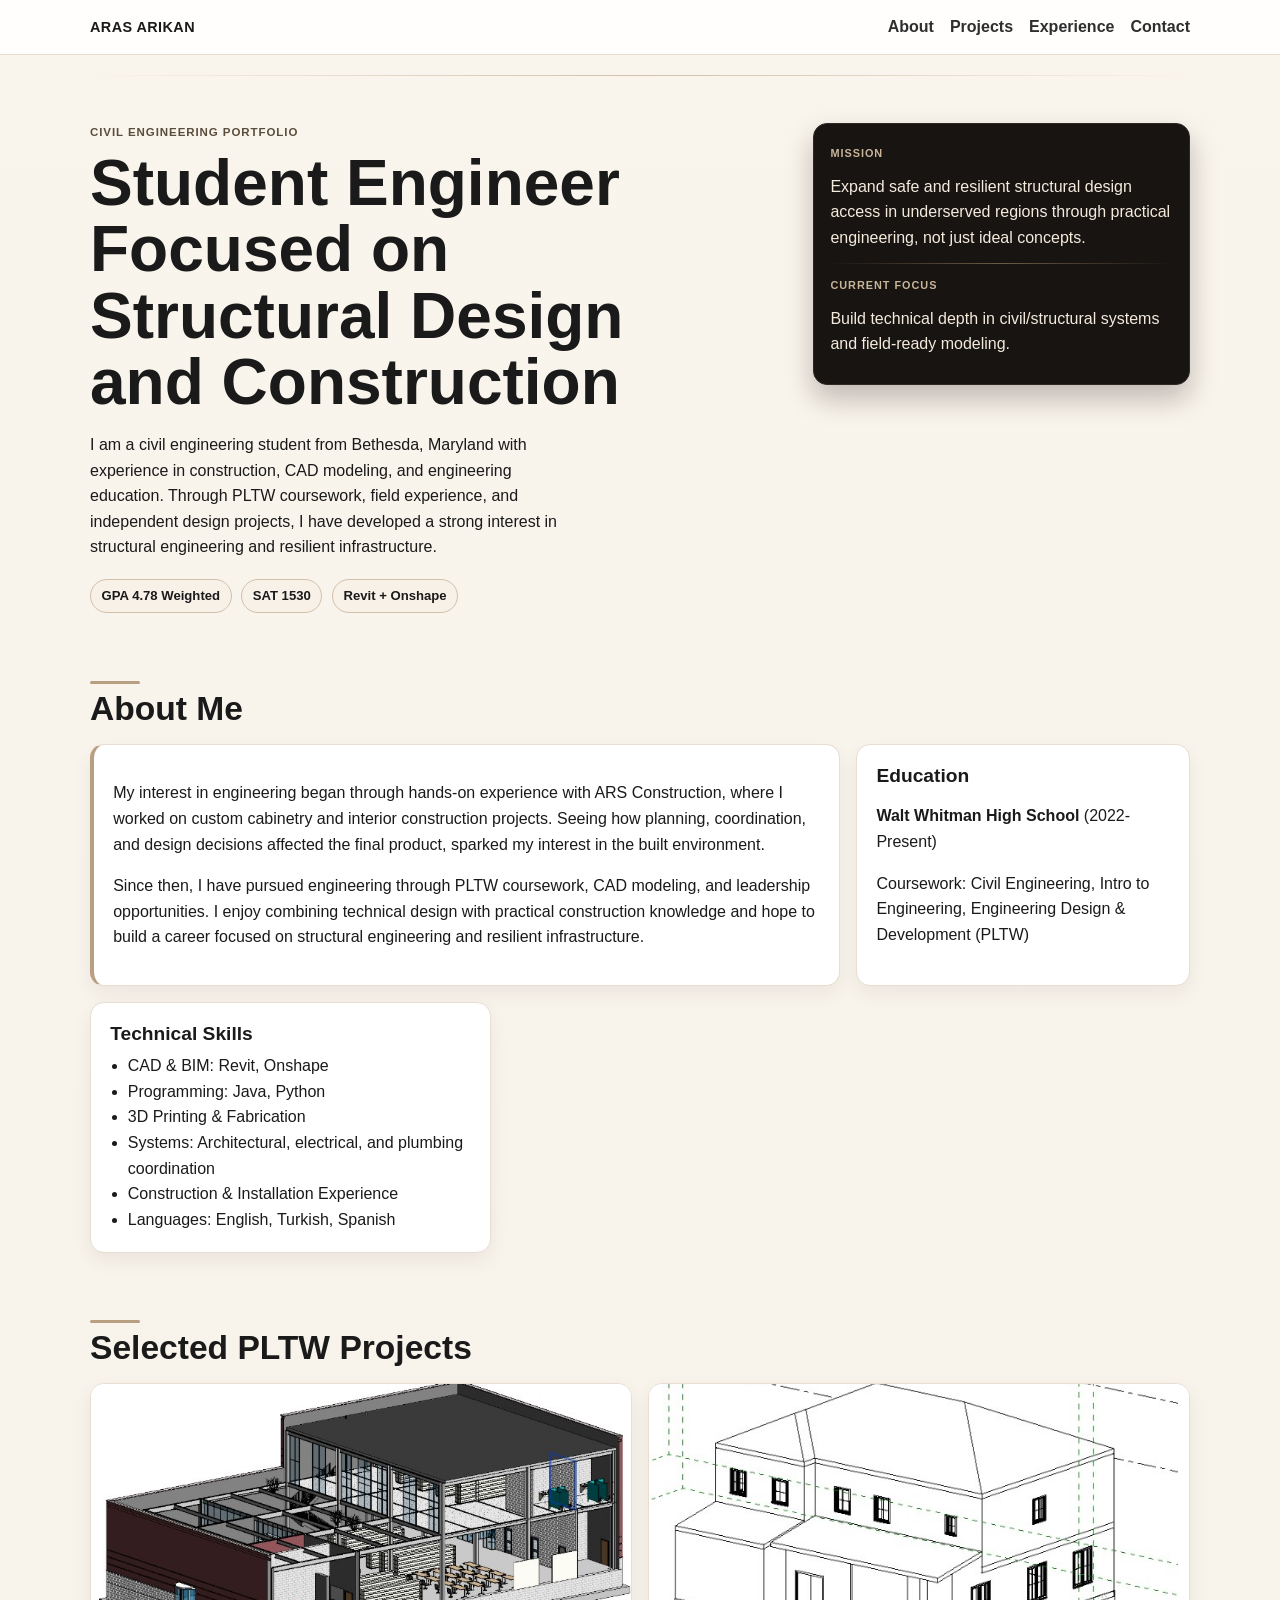
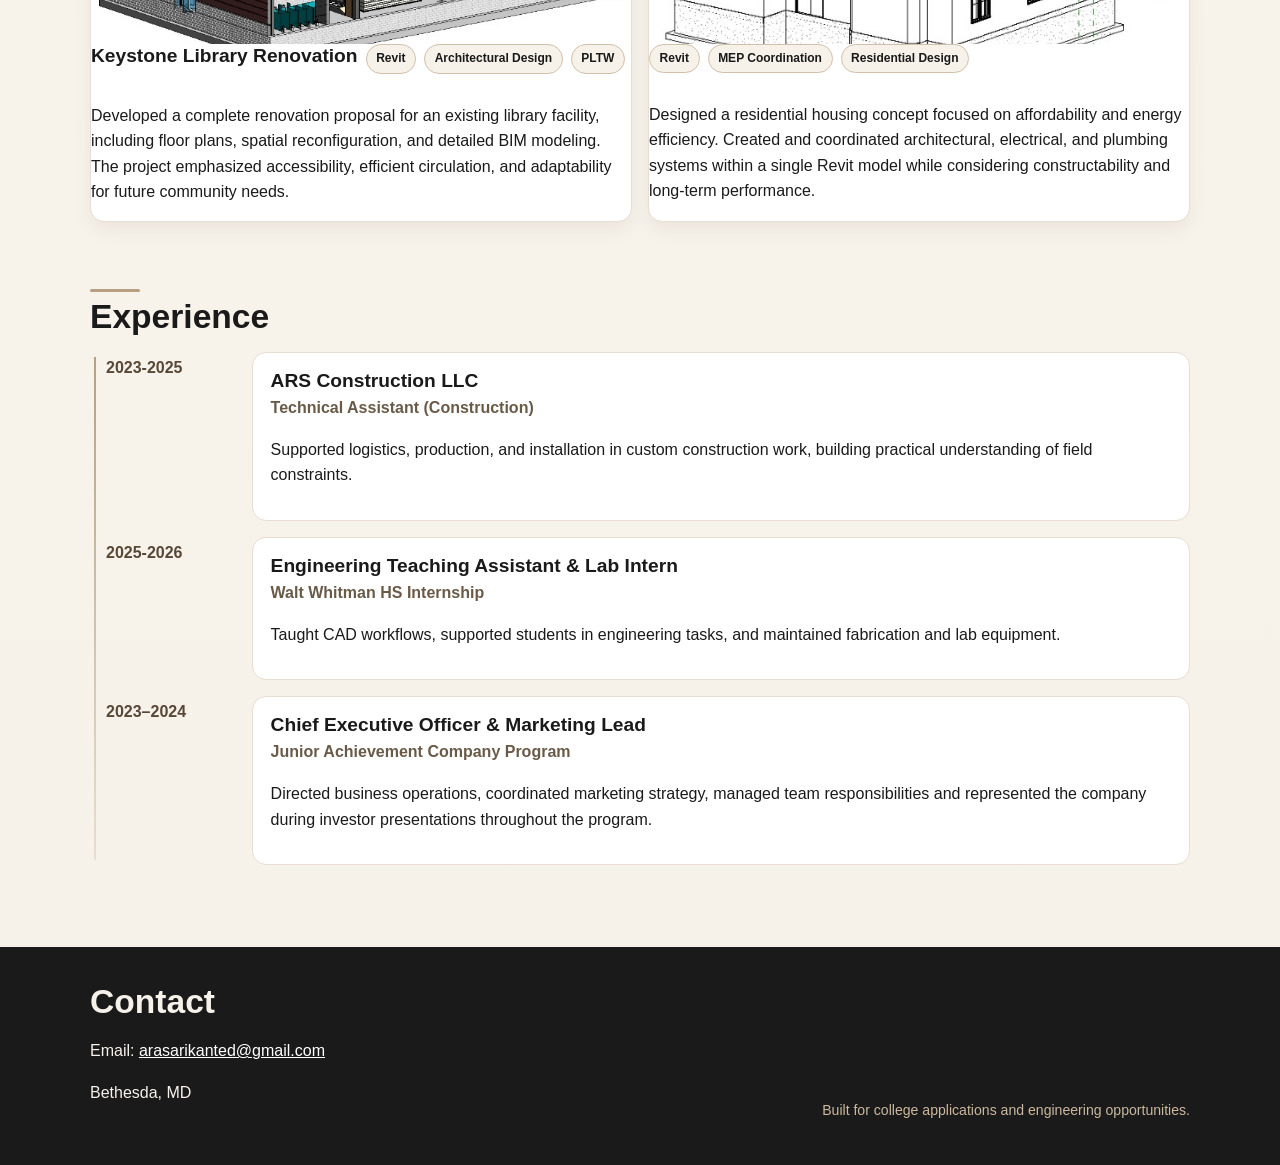
<file: index.html>
<!doctype html>
<html lang="en">
  <head>
    <meta charset="UTF-8" />
    <meta name="viewport" content="width=device-width, initial-scale=1.0" />
    <title>Aras Arikan | Civil Engineering Portfolio</title>
    <meta
      name="description"
      content="Civil engineering portfolio of Aras Arikan focused on structural safety, resilient design, and PLTW projects."
    />
    <link rel="stylesheet" href="styles.css" />
  </head>
  <body>
    <header class="site-header">
      <nav class="nav container">
        <p class="logo">Aras Arikan</p>
        <ul>
          <li><a href="#about">About</a></li>
          <li><a href="#projects">Projects</a></li>
          <li><a href="#experience">Experience</a></li>
          <li><a href="#contact">Contact</a></li>
        </ul>
      </nav>
    </header>

    <main>
      <section class="hero container">
        <div class="hero-grid">
          <div>
            <p class="eyebrow">Civil Engineering Portfolio</p>
            <h1>Student Engineer Focused on Structural Design and Construction</h1>
            <p class="hero-copy">
              I am a civil engineering student from Bethesda, Maryland with experience in
              construction, CAD modeling, and engineering education. Through PLTW coursework,
              field experience, and independent design projects, I have developed a strong
              interest in structural engineering and resilient infrastructure.
            </p>
            <div class="quick-facts">
              <span>GPA 4.78 Weighted</span>
              <span>SAT 1530</span>
              <span>Revit + Onshape</span>
            </div>
          </div>
          <aside class="mission-panel">
            <p class="panel-label">Mission</p>
            <p>
              Expand safe and resilient structural design access in underserved
              regions through practical engineering, not just ideal concepts.
            </p>
            <div class="mission-line"></div>
            <p class="panel-label">Current focus</p>
            <p>Build technical depth in civil/structural systems and field-ready modeling.</p>
          </aside>
        </div>
      </section>

      <section id="about" class="section container">
        <h2>About Me</h2>
        <div class="about-grid">
          <article class="card about-main">
            <p>
              My interest in engineering began through hands-on experience with
              ARS Construction, where I worked on custom cabinetry and interior
              construction projects. Seeing how planning, coordination, and design
              decisions affected the final product, sparked my interest in the built
              environment.
            </p>
            <p>
              Since then, I have pursued engineering through PLTW coursework,
              CAD modeling, and leadership opportunities. I enjoy combining technical
              design with practical construction knowledge and hope to build a career
              focused on structural engineering and resilient infrastructure.
            </p>
          </article>
          <article class="card">
            <h3>Education</h3>
            <p><strong>Walt Whitman High School</strong> (2022-Present)</p>
            <p>Coursework: Civil Engineering, Intro to Engineering, Engineering Design & Development (PLTW)</p>
          </article>
          <article class="card">
            <h3>Technical Skills</h3>
            <ul class="list">
              <li>CAD & BIM: Revit, Onshape</li>
              <li>Programming: Java, Python</li>
              <li>3D Printing & Fabrication</li>
              <li>Systems: Architectural, electrical, and plumbing coordination</li>
              <li>Construction & Installation Experience</li>
              <li>Languages: English, Turkish, Spanish</li>
            </ul>
          </article>
        </div>
      </section>

      <section id="projects" class="section container">
        <h2>Selected PLTW Projects</h2>
        <div class="project-grid">
          <article class="project card">
            <div class="project-media">
              <img
                src="assets/keystone-library-1.jpg"
                alt="Keystone Library renovation floor plan and Revit model"
              />
            </div>
            <div class="project-tags">
              <h3>Keystone Library Renovation</h3>
              <span>Revit</span>
              <span>Architectural Design</span>
              <span>PLTW</span>
            </div>
              <p>
                Developed a complete renovation proposal for an existing library facility,
                including floor plans, spatial reconfiguration, and detailed BIM modeling.
                The project emphasized accessibility, efficient circulation, and adaptability
                for future community needs.
              </p>
          </article>

          <article class="project card">
            <div class="project-media">
              <img
                src="assets/sdonc-house.jpg"
                alt="Affordable housing Revit model and plan set"
              />
            </div>
            <div class="project-tags">
              <span>Revit</span>
              <span>MEP Coordination</span>
              <span>Residential Design</span>
              </div>
              <p>
                Designed a residential housing concept focused on affordability and energy
                efficiency. Created and coordinated architectural, electrical, and plumbing
                systems within a single Revit model while considering constructability and
                long-term performance.
              </p>
            </div>
          </article>
      </section>

      <section id="experience" class="section container">
        <h2>Experience</h2>
        <div class="timeline">
          <article class="timeline-item">
            <p class="timeline-date">2023-2025</p>
            <div class="timeline-card">
              <h3>ARS Construction LLC</h3>
              <p class="meta">Technical Assistant (Construction)</p>
              <p>
                Supported logistics, production, and installation in custom
                construction work, building practical understanding of field constraints.
              </p>
            </div>
          </article>
          <article class="timeline-item">
            <p class="timeline-date">2025-2026</p>
            <div class="timeline-card">
              <h3>Engineering Teaching Assistant &amp; Lab Intern</h3>
              <p class="meta">Walt Whitman HS Internship</p>
              <p>
                Taught CAD workflows, supported students in engineering tasks,
                and maintained fabrication and lab equipment.
              </p>
            </div>
          </article>
          <article class="timeline-item">
      <p class="timeline-date">2023–2024</p>

      <div class="timeline-card">
        <h3>Chief Executive Officer & Marketing Lead</h3>
        <p class="meta">Junior Achievement Company Program</p>
        <p>
          Directed business operations, coordinated marketing strategy,
          managed team responsibilities and represented the company
          during investor presentations throughout the program.
        </p>
      </div>
    </article>
        </div>
      </section>
    </main>

    <footer id="contact" class="site-footer">
      <div class="container footer-row">
        <div>
          <h2>Contact</h2>
          <p>Email: <a href="mailto:arasarikanted@gmail.com">arasarikanted@gmail.com</a></p>
          <p>Bethesda, MD</p>
        </div>
        <p class="footer-note">Built for college applications and engineering opportunities.</p>
      </div>
    </footer>
  </body>
</html>
</file>
<file: styles.css>
:root {
  --beige-100: #f6f1e9;
  --beige-200: #e8ddd0;
  --beige-300: #d2c0ab;
  --beige-400: #b89f82;
  --ink: #1a1a1a;
  --charcoal: #2e2e2e;
  --white: #ffffff;
}

* {
  box-sizing: border-box;
}

html,
body {
  margin: 0;
  padding: 0;
}

body {
  font-family: "Inter", "Segoe UI", Roboto, Arial, sans-serif;
  line-height: 1.6;
  background: linear-gradient(180deg, #f9f4ec 0%, var(--beige-100) 100%);
  color: var(--ink);
}

.container {
  width: min(1100px, 92%);
  margin: 0 auto;
}

.site-header {
  background: rgba(255, 255, 255, 0.88);
  border-bottom: 1px solid var(--beige-200);
  backdrop-filter: blur(8px);
  position: sticky;
  top: 0;
  z-index: 20;
}

.nav {
  display: flex;
  justify-content: space-between;
  align-items: center;
  gap: 1rem;
  padding: 0.9rem 0;
}

.logo {
  margin: 0;
  font-weight: 700;
  letter-spacing: 0.03em;
  text-transform: uppercase;
  font-size: 0.9rem;
}

.nav ul {
  display: flex;
  list-style: none;
  gap: 1rem;
  margin: 0;
  padding: 0;
}

.nav a {
  color: var(--charcoal);
  text-decoration: none;
  font-weight: 600;
}

.nav a:hover {
  text-decoration: underline;
}

.hero {
  padding: 4.2rem 0 2.2rem;
  position: relative;
}

.hero-grid {
  display: grid;
  grid-template-columns: 1.3fr 0.7fr;
  gap: 1.5rem;
  align-items: start;
}

.hero::before {
  content: "";
  position: absolute;
  inset: 1.2rem 0 auto;
  height: 1px;
  background: linear-gradient(to right, transparent, var(--beige-300), transparent);
  pointer-events: none;
}

.eyebrow {
  margin: 0;
  color: #5b4d3c;
  font-weight: 700;
  letter-spacing: 0.08em;
  text-transform: uppercase;
  font-size: 0.72rem;
}

h1,
h2,
h3 {
  line-height: 1.2;
  margin-top: 0;
}

h1 {
  font-size: clamp(2rem, 5.4vw, 4rem);
  margin: 0.55rem 0 1rem;
  max-width: 16ch;
  line-height: 1.04;
}

h2 {
  font-size: clamp(1.5rem, 3vw, 2.1rem);
  margin-bottom: 0.9rem;
}

h3 {
  font-size: 1.2rem;
  margin-bottom: 0.45rem;
}

.hero-copy {
  max-width: 56ch;
}

.quick-facts {
  display: flex;
  gap: 0.6rem;
  flex-wrap: wrap;
  margin-top: 1.2rem;
}

.quick-facts span {
  border: 1px solid var(--beige-300);
  background: #f8f1e8;
  border-radius: 999px;
  padding: 0.33rem 0.66rem;
  font-size: 0.82rem;
  font-weight: 600;
}

.mission-panel {
  background: #171412;
  color: #f4ebdd;
  border-radius: 14px;
  padding: 1rem;
  border: 1px solid #2f2923;
  box-shadow: 0 14px 28px rgba(20, 10, 6, 0.25);
}

.panel-label {
  text-transform: uppercase;
  letter-spacing: 0.09em;
  font-size: 0.68rem;
  color: #c9b59a;
  margin: 0;
  font-weight: 700;
}

.mission-panel p {
  margin: 0.35rem 0 0.7rem;
}

.mission-line {
  height: 1px;
  margin: 0.8rem 0;
  background: linear-gradient(to right, transparent, #6b5a45, transparent);
}

.section {
  padding: 2.1rem 0;
}

.section h2 {
  position: relative;
  padding-top: 0.5rem;
}

.section h2::before {
  content: "";
  position: absolute;
  top: 0;
  left: 0;
  width: 50px;
  height: 3px;
  background: var(--beige-400);
  border-radius: 999px;
}

.section-intro {
  max-width: 60ch;
}

.about-grid {
  display: grid;
  grid-template-columns: 1.2fr 1fr 1fr;
  gap: 1rem;
}

.card {
  background: var(--white);
  border: 1px solid var(--beige-200);
  border-radius: 14px;
  padding: 1.2rem;
  box-shadow: 0 8px 20px rgba(35, 22, 10, 0.06);
  transition: transform 0.2s ease;
}

.card:hover {
  transform: translateY(-2px);
}

.about-main {
  grid-column: span 2;
  border-left: 4px solid var(--beige-400);
}

.project-grid {
  display: grid;
  grid-template-columns: repeat(2, minmax(0, 1fr));
  gap: 1rem;
}

.project {
  padding: 0;
  overflow: hidden;
  transition: transform 0.22s ease, box-shadow 0.22s ease;
}

.project:hover {
  transform: translateY(-4px);
  box-shadow: 0 14px 28px rgba(30, 15, 8, 0.12);
}

.project-media img {
  width: 100%;
  height: 260px;
  object-fit: cover;
  display: block;
}

.project-body {
  padding: 1rem 1.1rem 1.1rem;
}

.meta {
  font-weight: 600;
  color: var(--charcoal);
  margin: 0 0 0.5rem;
}

.list {
  margin: 0.5rem 0 0;
  padding-left: 1.1rem;
}

.timeline {
  position: relative;
  padding-left: 1rem;
}

.timeline::before {
  content: "";
  position: absolute;
  left: 0.25rem;
  top: 0.3rem;
  bottom: 0.3rem;
  width: 2px;
  background: linear-gradient(to bottom, var(--beige-400), var(--beige-200));
}

.timeline-item {
  display: grid;
  grid-template-columns: 130px 1fr;
  gap: 1rem;
  margin-bottom: 1rem;
}

.timeline-date {
  margin: 0.2rem 0 0;
  font-weight: 700;
  color: #584837;
}

.timeline-card {
  background: var(--white);
  border: 1px solid var(--beige-200);
  border-radius: 14px;
  padding: 1rem 1.1rem;
}

.site-footer {
  margin-top: 2rem;
  background: var(--ink);
  color: var(--beige-100);
  padding: 2.2rem 0 2.7rem;
}

.site-footer a {
  color: var(--white);
}

.footer-row {
  display: flex;
  justify-content: space-between;
  gap: 1rem;
  align-items: end;
}

.footer-note {
  color: #cbb89f;
  margin: 0;
  font-size: 0.88rem;
}

@media (max-width: 780px) {
  .nav {
    flex-direction: column;
    align-items: flex-start;
  }

  .hero-grid {
    grid-template-columns: 1fr;
  }

  .about-grid,
  .project-grid {
    grid-template-columns: 1fr;
  }

  .about-main {
    grid-column: span 1;
  }

  .timeline-item {
    grid-template-columns: 1fr;
    gap: 0.5rem;
  }

  .footer-row {
    flex-direction: column;
    align-items: flex-start;
  }
}

.project-tags {
  display: flex;
  gap: 0.5rem;
  flex-wrap: wrap;
  margin-bottom: 0.8rem;
}

.project-tags span {
  background: #f6f1e9;
  border: 1px solid var(--beige-300);
  border-radius: 999px;
  padding: 0.25rem 0.6rem;
  font-size: 0.75rem;
  font-weight: 600;
}

.timeline-card h3 {
  margin-bottom: 0.2rem;
}

.timeline-card .meta {
  color: #6a5a48;
}

.project {
  display: flex;
  flex-direction: column;
}

.project-body {
  padding: 1rem 1.1rem 1.1rem;
  flex-grow: 1;
}
</file>
